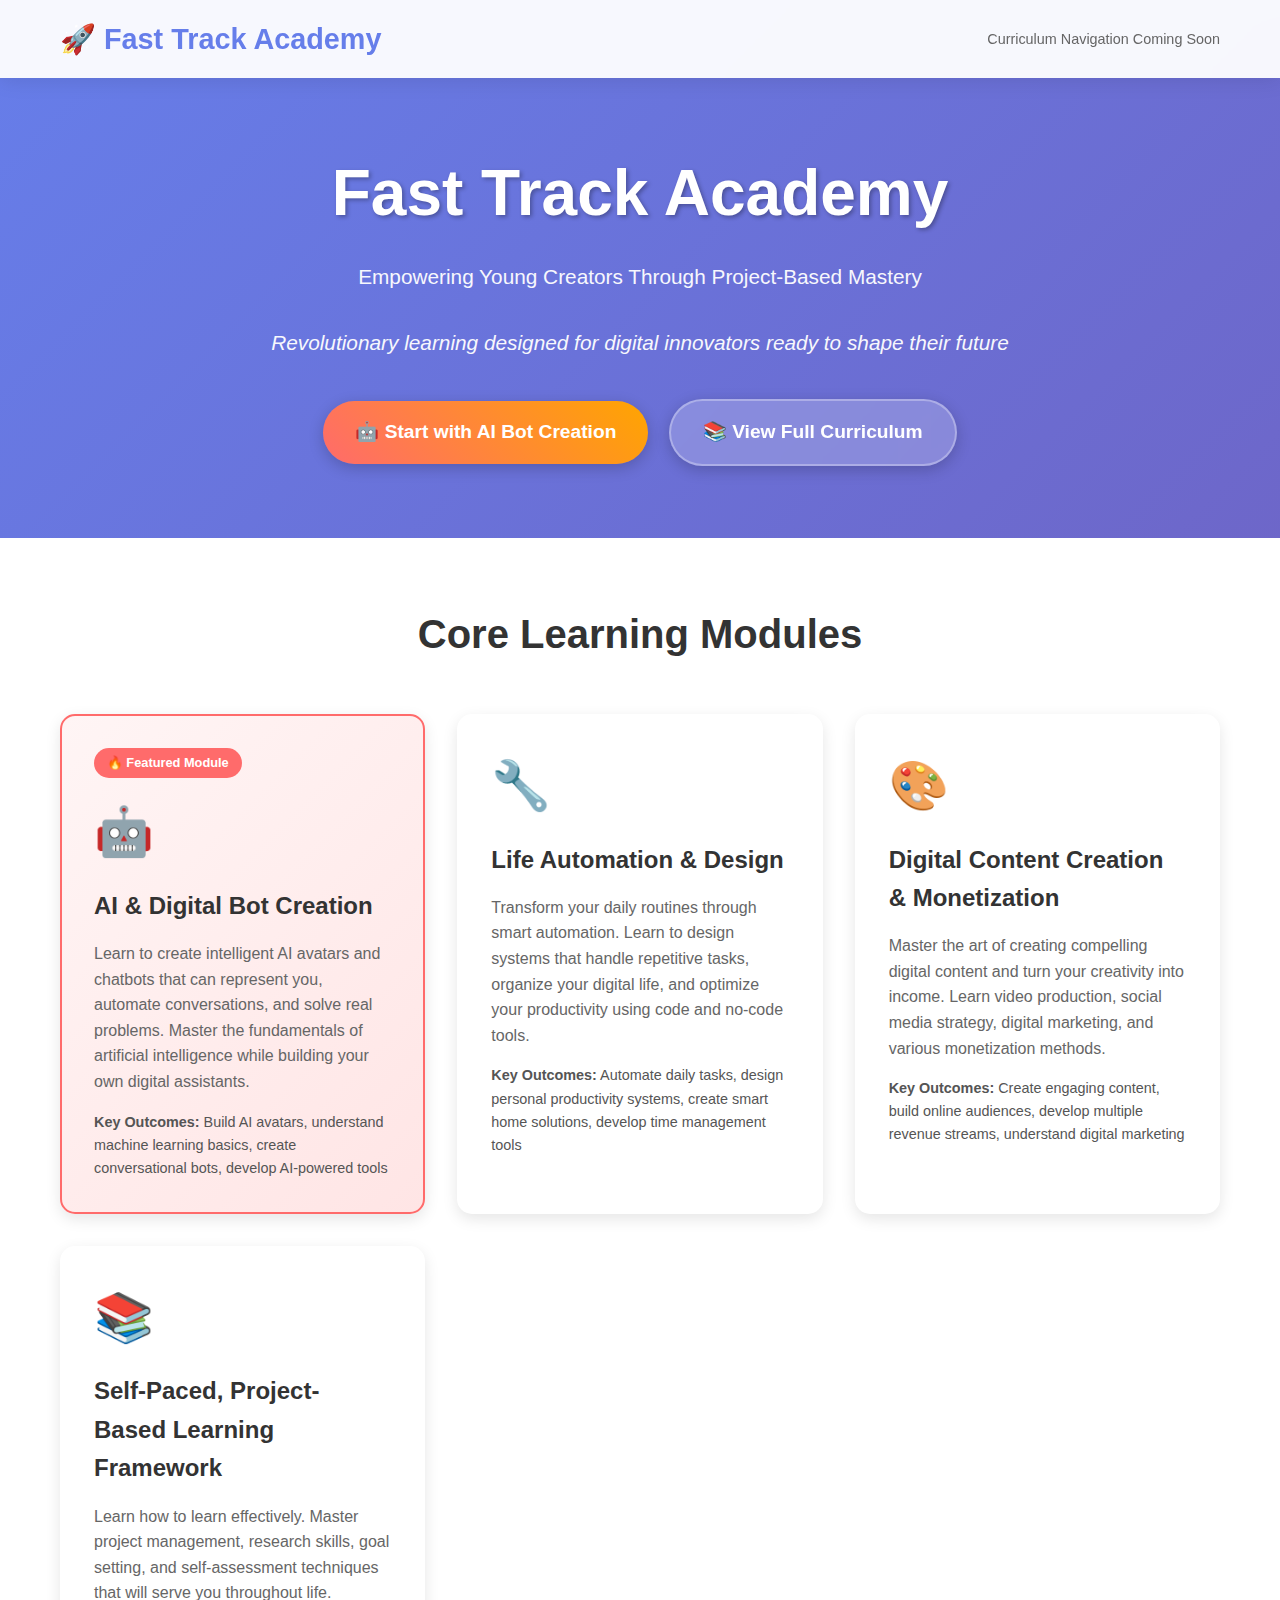
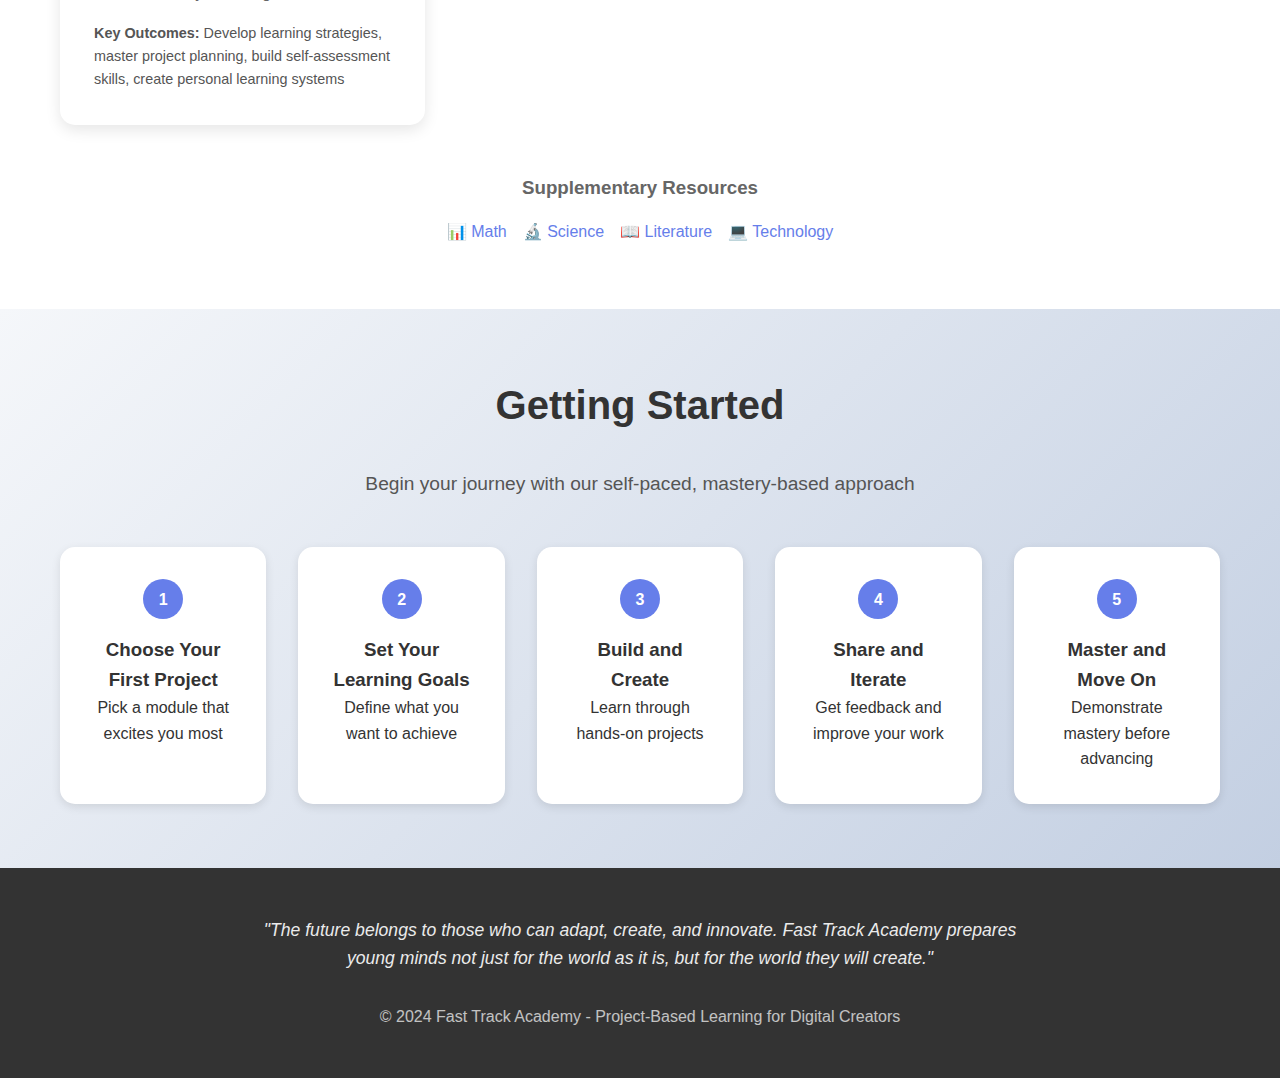
<file: index.html>
<!DOCTYPE html>
<html lang="en">
<head>
    <meta charset="UTF-8">
    <meta name="viewport" content="width=device-width, initial-scale=1.0">
    <title>Fast Track Academy - Empowering Young Creators</title>
    <meta name="description" content="Revolutionary project-based learning curriculum designed for young innovators ready to shape their digital future.">
    <style>
        /* Modern CSS Reset */
        * {
            margin: 0;
            padding: 0;
            box-sizing: border-box;
        }

        body {
            font-family: -apple-system, BlinkMacSystemFont, 'Segoe UI', Roboto, Oxygen, Ubuntu, Cantarell, sans-serif;
            line-height: 1.6;
            color: #333;
            background: linear-gradient(135deg, #667eea 0%, #764ba2 100%);
            min-height: 100vh;
        }

        .container {
            max-width: 1200px;
            margin: 0 auto;
            padding: 0 20px;
        }

        /* Header */
        header {
            background: rgba(255, 255, 255, 0.95);
            backdrop-filter: blur(10px);
            box-shadow: 0 2px 20px rgba(0, 0, 0, 0.1);
            position: sticky;
            top: 0;
            z-index: 100;
        }

        .header-content {
            display: flex;
            justify-content: space-between;
            align-items: center;
            padding: 1rem 0;
        }

        .logo {
            font-size: 1.8rem;
            font-weight: bold;
            color: #667eea;
            text-decoration: none;
        }

        .nav-hint {
            color: #666;
            font-size: 0.9rem;
        }

        /* Hero Section */
        .hero {
            padding: 4rem 0;
            text-align: center;
            color: white;
        }

        .hero h1 {
            font-size: clamp(2.5rem, 5vw, 4rem);
            font-weight: bold;
            margin-bottom: 1rem;
            text-shadow: 2px 2px 4px rgba(0, 0, 0, 0.3);
        }

        .hero p {
            font-size: clamp(1.1rem, 3vw, 1.3rem);
            margin-bottom: 2rem;
            opacity: 0.95;
            max-width: 800px;
            margin-left: auto;
            margin-right: auto;
        }

        .tagline {
            font-style: italic;
            font-size: 1rem;
            opacity: 0.9;
            margin-bottom: 3rem;
        }

        /* CTA Button */
        .cta-button {
            display: inline-block;
            background: linear-gradient(45deg, #ff6b6b, #ffa500);
            color: white;
            padding: 1rem 2rem;
            font-size: 1.2rem;
            font-weight: bold;
            text-decoration: none;
            border-radius: 50px;
            box-shadow: 0 4px 15px rgba(0, 0, 0, 0.2);
            transition: all 0.3s ease;
            margin: 0.5rem;
        }

        .cta-button:hover {
            transform: translateY(-2px);
            box-shadow: 0 6px 20px rgba(0, 0, 0, 0.3);
        }

        .cta-secondary {
            background: rgba(255, 255, 255, 0.2);
            backdrop-filter: blur(10px);
            border: 2px solid rgba(255, 255, 255, 0.3);
        }

        /* Modules Section */
        .modules {
            background: white;
            padding: 4rem 0;
        }

        .modules h2 {
            text-align: center;
            font-size: 2.5rem;
            margin-bottom: 3rem;
            color: #333;
        }

        .modules-grid {
            display: grid;
            grid-template-columns: repeat(auto-fit, minmax(300px, 1fr));
            gap: 2rem;
            margin-bottom: 3rem;
        }

        .module-card {
            background: white;
            border-radius: 15px;
            padding: 2rem;
            box-shadow: 0 5px 15px rgba(0, 0, 0, 0.1);
            transition: all 0.3s ease;
            text-decoration: none;
            color: inherit;
            border: 2px solid transparent;
        }

        .module-card:hover {
            transform: translateY(-5px);
            box-shadow: 0 10px 30px rgba(0, 0, 0, 0.15);
            border-color: #667eea;
        }

        .module-card.featured {
            border-color: #ff6b6b;
            background: linear-gradient(135deg, #fff5f5 0%, #ffe5e5 100%);
        }

        .module-icon {
            font-size: 3rem;
            margin-bottom: 1rem;
        }

        .module-card h3 {
            font-size: 1.5rem;
            margin-bottom: 1rem;
            color: #333;
        }

        .module-card p {
            color: #666;
            margin-bottom: 1rem;
        }

        .module-outcomes {
            font-size: 0.9rem;
            color: #555;
            font-weight: 500;
        }

        .featured-badge {
            background: #ff6b6b;
            color: white;
            padding: 0.3rem 0.8rem;
            border-radius: 20px;
            font-size: 0.8rem;
            font-weight: bold;
            margin-bottom: 1rem;
            display: inline-block;
        }

        /* Getting Started Section */
        .getting-started {
            background: linear-gradient(135deg, #f5f7fa 0%, #c3cfe2 100%);
            padding: 4rem 0;
            text-align: center;
        }

        .getting-started h2 {
            font-size: 2.5rem;
            margin-bottom: 2rem;
            color: #333;
        }

        .steps {
            display: grid;
            grid-template-columns: repeat(auto-fit, minmax(200px, 1fr));
            gap: 2rem;
            margin-top: 3rem;
        }

        .step {
            background: white;
            padding: 2rem;
            border-radius: 15px;
            box-shadow: 0 3px 10px rgba(0, 0, 0, 0.1);
        }

        .step-number {
            background: #667eea;
            color: white;
            width: 40px;
            height: 40px;
            border-radius: 50%;
            display: flex;
            align-items: center;
            justify-content: center;
            margin: 0 auto 1rem;
            font-weight: bold;
        }

        /* Footer */
        footer {
            background: #333;
            color: white;
            text-align: center;
            padding: 3rem 0;
        }

        .footer-quote {
            font-size: 1.1rem;
            font-style: italic;
            max-width: 800px;
            margin: 0 auto;
            opacity: 0.9;
        }

        /* Responsive Design */
        @media (max-width: 768px) {
            .header-content {
                flex-direction: column;
                gap: 1rem;
            }

            .hero {
                padding: 2rem 0;
            }

            .modules-grid {
                grid-template-columns: 1fr;
                gap: 1rem;
            }

            .steps {
                grid-template-columns: 1fr;
            }

            .cta-button {
                display: block;
                margin: 0.5rem auto;
                max-width: 300px;
            }
        }

        @media (max-width: 480px) {
            .container {
                padding: 0 15px;
            }

            .module-card {
                padding: 1.5rem;
            }
        }
    </style>
</head>
<body>
    <header>
        <div class="container">
            <div class="header-content">
                <a href="#" class="logo">🚀 Fast Track Academy</a>
                <div class="nav-hint">Curriculum Navigation Coming Soon</div>
            </div>
        </div>
    </header>

    <main>
        <section class="hero">
            <div class="container">
                <h1>Fast Track Academy</h1>
                <p>Empowering Young Creators Through Project-Based Mastery</p>
                <p class="tagline">Revolutionary learning designed for digital innovators ready to shape their future</p>
                
                <a href="ai-bot-creation.md" class="cta-button">🤖 Start with AI Bot Creation</a>
                <a href="README.md" class="cta-button cta-secondary">📚 View Full Curriculum</a>
            </div>
        </section>

        <section class="modules">
            <div class="container">
                <h2>Core Learning Modules</h2>
                <div class="modules-grid">
                    <a href="ai-bot-creation.md" class="module-card featured">
                        <div class="featured-badge">🔥 Featured Module</div>
                        <div class="module-icon">🤖</div>
                        <h3>AI & Digital Bot Creation</h3>
                        <p>Learn to create intelligent AI avatars and chatbots that can represent you, automate conversations, and solve real problems. Master the fundamentals of artificial intelligence while building your own digital assistants.</p>
                        <div class="module-outcomes"><strong>Key Outcomes:</strong> Build AI avatars, understand machine learning basics, create conversational bots, develop AI-powered tools</div>
                    </a>

                    <a href="life-automation-design.md" class="module-card">
                        <div class="module-icon">🔧</div>
                        <h3>Life Automation & Design</h3>
                        <p>Transform your daily routines through smart automation. Learn to design systems that handle repetitive tasks, organize your digital life, and optimize your productivity using code and no-code tools.</p>
                        <div class="module-outcomes"><strong>Key Outcomes:</strong> Automate daily tasks, design personal productivity systems, create smart home solutions, develop time management tools</div>
                    </a>

                    <a href="digital-content-monetization.md" class="module-card">
                        <div class="module-icon">🎨</div>
                        <h3>Digital Content Creation & Monetization</h3>
                        <p>Master the art of creating compelling digital content and turn your creativity into income. Learn video production, social media strategy, digital marketing, and various monetization methods.</p>
                        <div class="module-outcomes"><strong>Key Outcomes:</strong> Create engaging content, build online audiences, develop multiple revenue streams, understand digital marketing</div>
                    </a>

                    <a href="project-based-learning.md" class="module-card">
                        <div class="module-icon">📚</div>
                        <h3>Self-Paced, Project-Based Learning Framework</h3>
                        <p>Learn how to learn effectively. Master project management, research skills, goal setting, and self-assessment techniques that will serve you throughout life.</p>
                        <div class="module-outcomes"><strong>Key Outcomes:</strong> Develop learning strategies, master project planning, build self-assessment skills, create personal learning systems</div>
                    </a>
                </div>

                <div style="text-align: center; margin-top: 2rem;">
                    <h3 style="color: #666; margin-bottom: 1rem;">Supplementary Resources</h3>
                    <div style="display: flex; gap: 1rem; justify-content: center; flex-wrap: wrap;">
                        <a href="math.md" style="text-decoration: none; color: #667eea; font-weight: 500;">📊 Math</a>
                        <a href="science.md" style="text-decoration: none; color: #667eea; font-weight: 500;">🔬 Science</a>
                        <a href="literature.md" style="text-decoration: none; color: #667eea; font-weight: 500;">📖 Literature</a>
                        <a href="technology.md" style="text-decoration: none; color: #667eea; font-weight: 500;">💻 Technology</a>
                    </div>
                </div>
            </div>
        </section>

        <section class="getting-started">
            <div class="container">
                <h2>Getting Started</h2>
                <p style="font-size: 1.2rem; color: #555; margin-bottom: 2rem;">Begin your journey with our self-paced, mastery-based approach</p>
                
                <div class="steps">
                    <div class="step">
                        <div class="step-number">1</div>
                        <h3>Choose Your First Project</h3>
                        <p>Pick a module that excites you most</p>
                    </div>
                    <div class="step">
                        <div class="step-number">2</div>
                        <h3>Set Your Learning Goals</h3>
                        <p>Define what you want to achieve</p>
                    </div>
                    <div class="step">
                        <div class="step-number">3</div>
                        <h3>Build and Create</h3>
                        <p>Learn through hands-on projects</p>
                    </div>
                    <div class="step">
                        <div class="step-number">4</div>
                        <h3>Share and Iterate</h3>
                        <p>Get feedback and improve your work</p>
                    </div>
                    <div class="step">
                        <div class="step-number">5</div>
                        <h3>Master and Move On</h3>
                        <p>Demonstrate mastery before advancing</p>
                    </div>
                </div>
            </div>
        </section>
    </main>

    <footer>
        <div class="container">
            <p class="footer-quote">"The future belongs to those who can adapt, create, and innovate. Fast Track Academy prepares young minds not just for the world as it is, but for the world they will create."</p>
            <p style="margin-top: 2rem; opacity: 0.7;">© 2024 Fast Track Academy - Project-Based Learning for Digital Creators</p>
        </div>
    </footer>
</body>
</html>
</file>
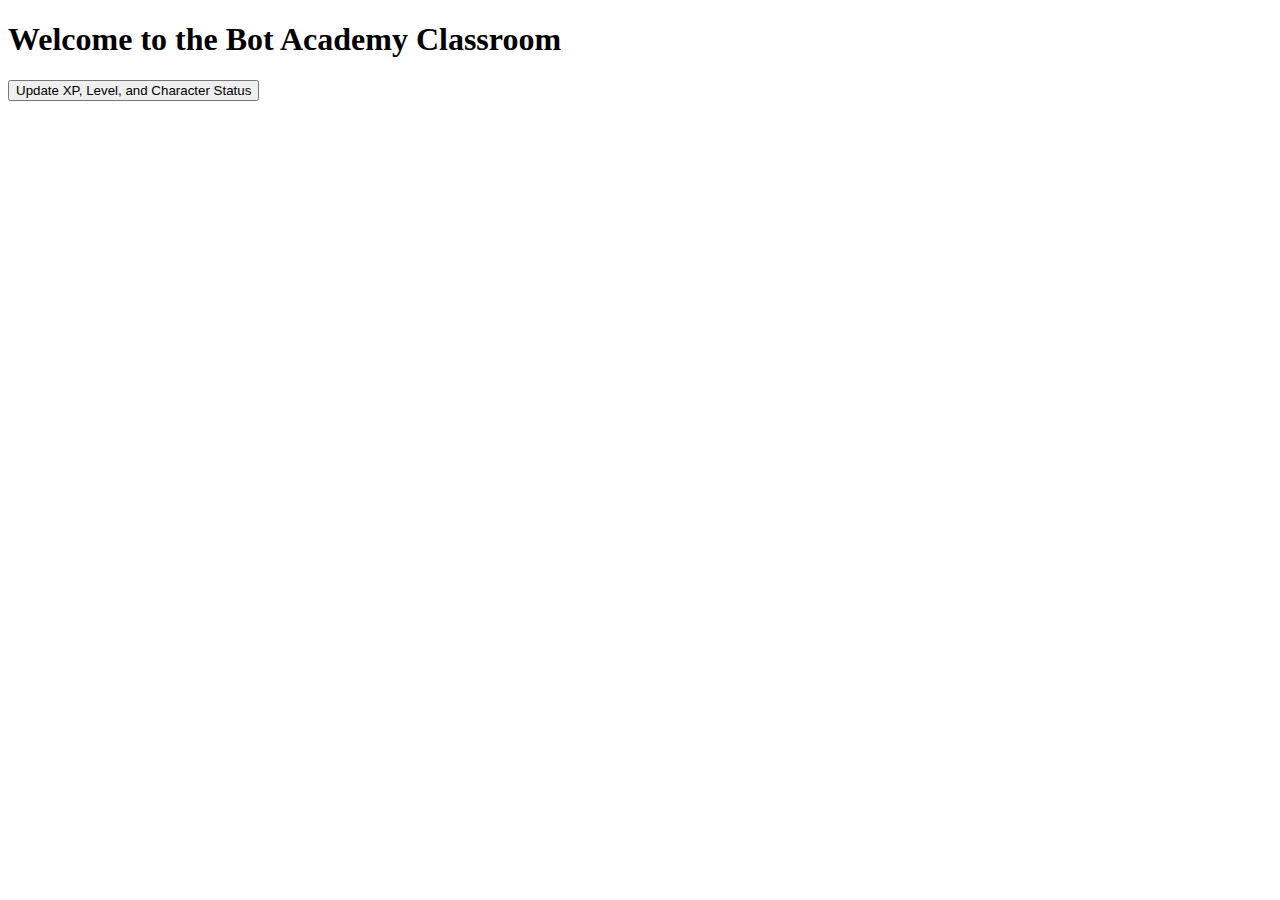
<file: bot-academy-classroom.html>
<!DOCTYPE html>
<html lang="en">
<head>
    <meta charset="UTF-8">
    <meta name="viewport" content="width=device-width, initial-scale=1.0">
    <title>Bot Academy Classroom</title>
    <script>
        function updateLocalStorage() {
            let xp = localStorage.getItem('XP') ? parseInt(localStorage.getItem('XP')) : 0;
            let level = localStorage.getItem('Level') ? parseInt(localStorage.getItem('Level')) : 1;
            let characterCreated = localStorage.getItem('CharacterCreated') ? localStorage.getItem('CharacterCreated') === 'true' : false;

            // Example updates
            localStorage.setItem('XP', xp + 10);
            localStorage.setItem('Level', level + 1);
            localStorage.setItem('CharacterCreated', true);

            alert('LocalStorage updated: XP = ' + localStorage.getItem('XP') + ', Level = ' + localStorage.getItem('Level') + ', Character Created = ' + localStorage.getItem('CharacterCreated'));
        }
    </script>
</head>
<body>
    <h1>Welcome to the Bot Academy Classroom</h1>
    <button onclick="updateLocalStorage()">Update XP, Level, and Character Status</button>
</body>
</html>
</file>
